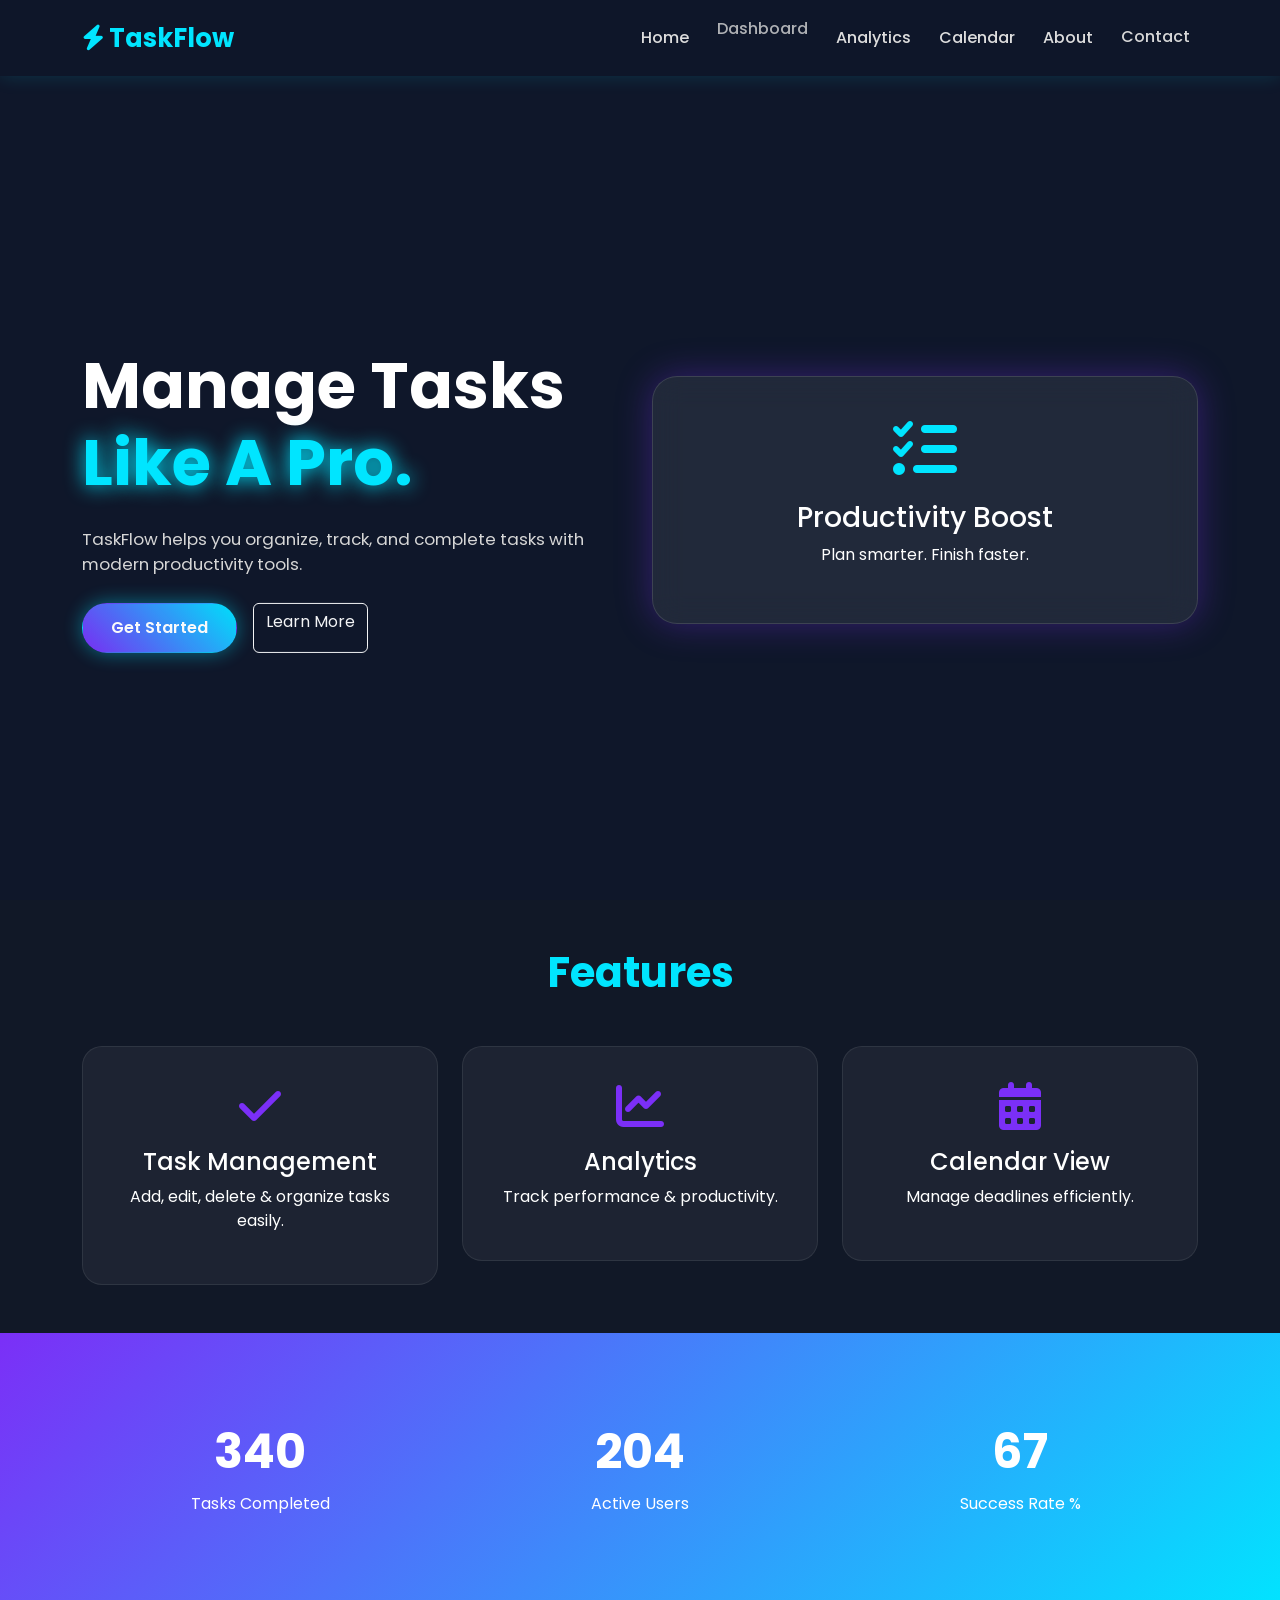
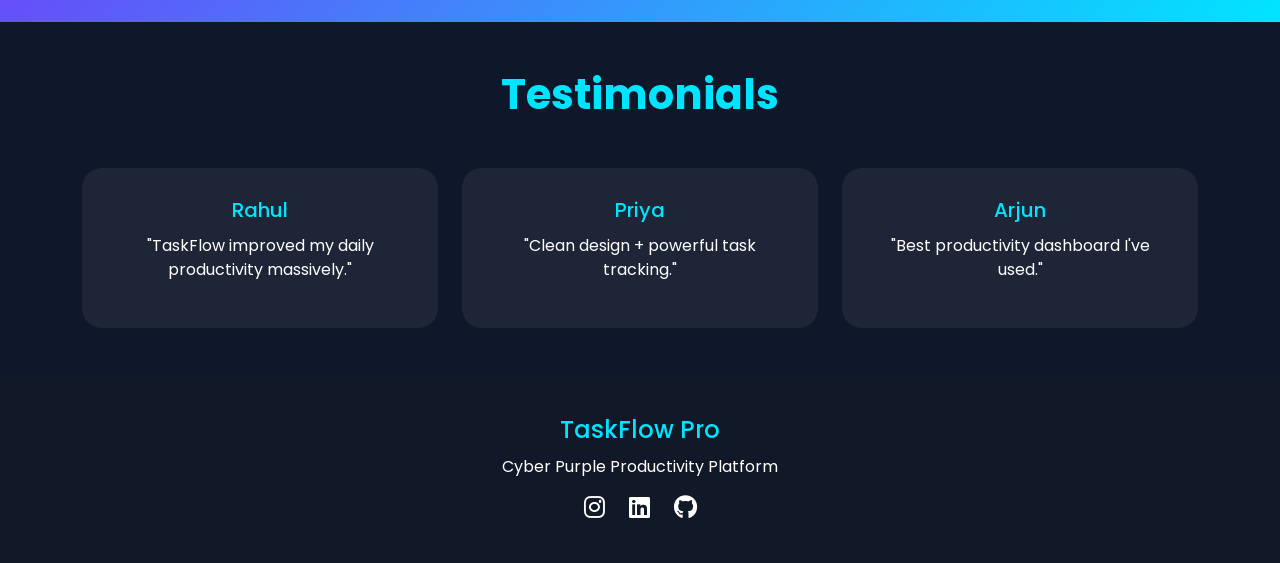
<file: index.html>
<!DOCTYPE html>
<html lang="en">
<head>
<meta charset="UTF-8">
<meta name="viewport" content="width=device-width, initial-scale=1.0">

<title>TaskFlow Pro</title>

<!-- Bootstrap -->
<link href="https://cdn.jsdelivr.net/npm/bootstrap@5.3.3/dist/css/bootstrap.min.css" rel="stylesheet">

<!-- Font Awesome -->
<link rel="stylesheet"
href="https://cdnjs.cloudflare.com/ajax/libs/font-awesome/6.5.2/css/all.min.css">

<!-- AOS Animation -->
<link href="https://unpkg.com/aos@2.3.4/dist/aos.css" rel="stylesheet">

<!-- CSS -->
<link rel="stylesheet" href="css/style.css">

</head>

<body>

<!-- NAVBAR -->

<nav class="navbar navbar-expand-lg navbar-dark fixed-top custom-nav">

<div class="container">

<a class="navbar-brand fw-bold logo" href="#">
<i class="fa-solid fa-bolt"></i> TaskFlow
</a>

<button class="navbar-toggler"
type="button"
data-bs-toggle="collapse"
data-bs-target="#navbarNav">

<span class="navbar-toggler-icon"></span>

</button>

<div class="collapse navbar-collapse" id="navbarNav">

<ul class="navbar-nav ms-auto">

<li class="nav-item">
<a class="nav-link active" href="#">Home</a>
</li>

<li class="nav-item">
<a class="nav-link" href="dashboard.html">Dashboard</a>
</li>

<li class="nav-item">
<a class="nav-link" href="analytics.html">Analytics</a>
</li>

<li class="nav-item">
<a class="nav-link" href="calendar.html">Calendar</a>
</li>

<li class="nav-item">
<a class="nav-link" href="about.html">About</a>
</li>

<li class="nav-item">
<a class="nav-link" href="contact.html">Contact</a>
</li>

</ul>

</div>

</div>

</nav>

<!-- HERO SECTION -->

<section class="hero">

<div class="container">

<div class="row align-items-center">

<div class="col-lg-6" data-aos="fade-right">

<h1 class="hero-title">

Manage Tasks<br>

<span>Like A Pro.</span>

</h1>

<p class="hero-text">

TaskFlow helps you organize, track, and complete tasks with modern productivity tools.

</p>

<div class="hero-buttons">

<a href="dashboard.html"
class="btn btn-neon">

Get Started

</a>

<a href="#features"
class="btn btn-outline-light">

Learn More

</a>

</div>

</div>

<div class="col-lg-6 text-center"
data-aos="fade-left">

<div class="hero-card">

<i class="fa-solid fa-list-check hero-icon"></i>

<h3>Productivity Boost</h3>

<p>Plan smarter. Finish faster.</p>

</div>

</div>

</div>

</div>

</section>

<!-- FEATURES -->

<section id="features" class="features py-5">

<div class="container">

<h2 class="section-title text-center"
data-aos="zoom-in">

Features

</h2>

<div class="row mt-5">

<div class="col-md-4"
data-aos="fade-up">

<div class="feature-card">

<i class="fa-solid fa-check"></i>

<h4>Task Management</h4>

<p>Add, edit, delete & organize tasks easily.</p>

</div>

</div>

<div class="col-md-4"
data-aos="fade-up"
data-aos-delay="200">

<div class="feature-card">

<i class="fa-solid fa-chart-line"></i>

<h4>Analytics</h4>

<p>Track performance & productivity.</p>

</div>

</div>

<div class="col-md-4"
data-aos="fade-up"
data-aos-delay="400">

<div class="feature-card">

<i class="fa-solid fa-calendar-days"></i>

<h4>Calendar View</h4>

<p>Manage deadlines efficiently.</p>

</div>

</div>

</div>

</div>

</section>

<!-- COUNTERS -->

<section class="stats">

<div class="container">

<div class="row text-center">

<div class="col-md-4">

<h2 class="counter" data-target="500">0</h2>

<p>Tasks Completed</p>

</div>

<div class="col-md-4">

<h2 class="counter" data-target="250">0</h2>

<p>Active Users</p>

</div>

<div class="col-md-4">

<h2 class="counter" data-target="99">0</h2>

<p>Success Rate %</p>

</div>

</div>

</div>

</section>

<!-- TESTIMONIALS -->

<section class="testimonials py-5">

<div class="container">

<h2 class="section-title text-center">

Testimonials

</h2>

<div class="row mt-5">

<div class="col-md-4">

<div class="testimonial-card">

<h5>Rahul</h5>

<p>

"TaskFlow improved my daily productivity massively."

</p>

</div>

</div>

<div class="col-md-4">

<div class="testimonial-card">

<h5>Priya</h5>

<p>

"Clean design + powerful task tracking."

</p>

</div>

</div>

<div class="col-md-4">

<div class="testimonial-card">

<h5>Arjun</h5>

<p>

"Best productivity dashboard I've used."

</p>

</div>

</div>

</div>

</div>

</section>

<!-- FOOTER -->

<footer class="footer">

<div class="container text-center">

<h4>TaskFlow Pro</h4>

<p>Cyber Purple Productivity Platform</p>

<div class="socials">

<i class="fab fa-instagram"></i>

<i class="fab fa-linkedin"></i>

<i class="fab fa-github"></i>

</div>

</div>

</footer>

<!-- Bootstrap -->

<script src="https://cdn.jsdelivr.net/npm/bootstrap@5.3.3/dist/js/bootstrap.bundle.min.js"></script>

<!-- GSAP -->

<script src="https://cdnjs.cloudflare.com/ajax/libs/gsap/3.12.5/gsap.min.js"></script>

<!-- AOS -->

<script src="https://unpkg.com/aos@2.3.4/dist/aos.js"></script>

<!-- JS -->

<script src="js/script.js"></script>

</body>
</html>
</file>
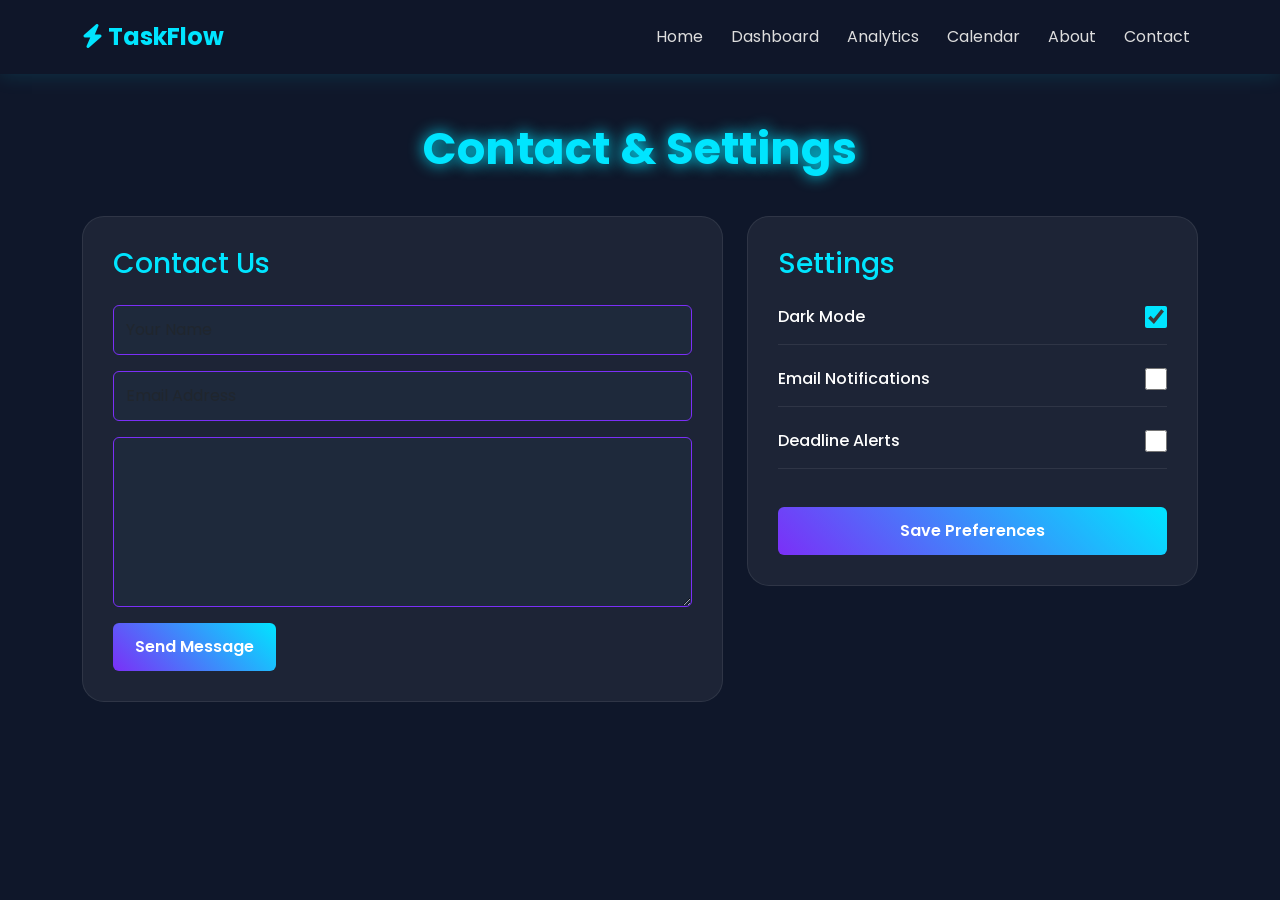
<file: contact.html>
<!DOCTYPE html>
<html lang="en">
<head>

<meta charset="UTF-8">
<meta name="viewport"
content="width=device-width, initial-scale=1.0">

<title>TaskFlow Contact & Settings</title>

<!-- Bootstrap -->

<link
href="https://cdn.jsdelivr.net/npm/bootstrap@5.3.3/dist/css/bootstrap.min.css"
rel="stylesheet">

<!-- Font Awesome -->

<link
rel="stylesheet"
href="https://cdnjs.cloudflare.com/ajax/libs/font-awesome/6.5.2/css/all.min.css">

<!-- CSS -->

<link
rel="stylesheet"
href="css/contact.css">

</head>

<body>

<!-- NAVBAR -->

<nav class="navbar navbar-expand-lg navbar-dark custom-nav">

<div class="container">

<a class="navbar-brand logo"
href="index.html">

<i class="fa-solid fa-bolt"></i>
TaskFlow

</a>

<button
class="navbar-toggler"
data-bs-toggle="collapse"
data-bs-target="#nav">

<span class="navbar-toggler-icon"></span>

</button>

<div
class="collapse navbar-collapse"
id="nav">

<ul class="navbar-nav ms-auto">

<li class="nav-item">
<a class="nav-link"
href="index.html">Home</a>
</li>

<li class="nav-item">
<a class="nav-link"
href="dashboard.html">Dashboard</a>
</li>

<li class="nav-item">
<a class="nav-link"
href="analytics.html">Analytics</a>
</li>

<li class="nav-item">
<a class="nav-link"
href="calendar.html">Calendar</a>
</li>

<li class="nav-item">
<a class="nav-link"
href="about.html">About</a>
</li>

<li class="nav-item">
<a class="nav-link active"
href="#">Contact</a>
</li>

</ul>

</div>

</div>

</nav>

<!-- PAGE -->

<div class="container py-5">

<h1 class="title">

Contact & Settings

</h1>

<div class="row g-4">

<!-- CONTACT FORM -->

<div class="col-lg-7">

<div class="card-box">

<h3>Contact Us</h3>

<form id="contactForm">

<input
type="text"
class="form-control mb-3"
placeholder="Your Name"
required>

<input
type="email"
class="form-control mb-3"
placeholder="Email Address"
required>

<textarea
class="form-control mb-3"
rows="6"
placeholder="Your Message"
required>

</textarea>

<button
type="submit"
class="btn btn-neon">

Send Message

</button>

</form>

</div>

</div>

<!-- SETTINGS -->

<div class="col-lg-5">

<div class="card-box">

<h3>Settings</h3>

<!-- Theme -->

<div class="setting-item">

<label>

Dark Mode

</label>

<input
type="checkbox"
id="themeToggle">

</div>

<!-- Notifications -->

<div class="setting-item">

<label>

Email Notifications

</label>

<input
type="checkbox"
id="emailToggle">

</div>

<div class="setting-item">

<label>

Deadline Alerts

</label>

<input
type="checkbox"
id="alertToggle">

</div>

<button
id="saveSettings"
class="btn btn-neon mt-3 w-100">

Save Preferences

</button>

</div>

</div>

</div>

</div>

<!-- Bootstrap -->

<script src="https://cdn.jsdelivr.net/npm/bootstrap@5.3.3/dist/js/bootstrap.bundle.min.js"></script>

<!-- JS -->

<script src="js/contact.js"></script>

</body>
</html>
</file>
<file: css/style.css>
/* GOOGLE FONT */

@import url('https://fonts.googleapis.com/css2?family=Poppins:wght@300;400;500;600;700&display=swap');

*{
margin:0;
padding:0;
box-sizing:border-box;
font-family:'Poppins',sans-serif;
scroll-behavior:smooth;
}

body{
background:#0f172a;
color:white;
overflow-x:hidden;
}

/* NAVBAR */

.custom-nav{
background:rgba(15,23,42,0.92);
backdrop-filter:blur(12px);
padding:14px 0;
box-shadow:0 0 18px rgba(0,229,255,0.15);
}

.logo{
font-size:1.6rem;
color:#00e5ff !important;
}

.nav-link{
color:#ddd !important;
margin-left:12px;
transition:.3s;
font-weight:500;
}

.nav-link:hover{
color:#00e5ff !important;
text-shadow:0 0 10px #00e5ff;
}

/* HERO */

.hero{
min-height:100vh;
display:flex;
align-items:center;
background:
linear-gradient(rgba(15,23,42,.85),
rgba(15,23,42,.92)),
url('https://images.unsplash.com/photo-1516321318423-f06f85e504b3?q=80&w=1600')
center/cover;
padding-top:100px;
}

.hero-title{
font-size:4rem;
font-weight:700;
line-height:1.2;
}

.hero-title span{
color:#00e5ff;
text-shadow:0 0 20px #00e5ff;
}

.hero-text{
margin:25px 0;
font-size:1.05rem;
color:#d6d6d6;
}

/* BUTTONS */

.btn-neon{
background:linear-gradient(45deg,#7b2ff7,#00e5ff);
color:white;
padding:12px 28px;
border-radius:30px;
font-weight:600;
transition:.35s;
box-shadow:0 0 20px rgba(0,229,255,.45);
}

.btn-neon:hover{
transform:translateY(-4px);
box-shadow:0 0 35px #00e5ff;
color:white;
}

.hero-buttons{
display:flex;
gap:16px;
flex-wrap:wrap;
}

/* HERO CARD */

.hero-card{
background:rgba(255,255,255,.08);
padding:40px;
border-radius:25px;
border:1px solid rgba(255,255,255,.12);
backdrop-filter:blur(15px);
box-shadow:0 0 35px rgba(123,47,247,.35);
animation:float 3s ease-in-out infinite;
}

.hero-icon{
font-size:4rem;
color:#00e5ff;
margin-bottom:20px;
}

/* FLOAT */

@keyframes float{

0%{
transform:translateY(0px);
}

50%{
transform:translateY(-15px);
}

100%{
transform:translateY(0px);
}

}

/* FEATURES */

.features{
background:#111827;
}

.section-title{
font-size:2.6rem;
font-weight:700;
color:#00e5ff;
}

.feature-card{
background:rgba(255,255,255,.05);
padding:35px;
border-radius:20px;
text-align:center;
transition:.35s;
border:1px solid rgba(255,255,255,.08);
}

.feature-card i{
font-size:3rem;
color:#7b2ff7;
margin-bottom:18px;
}

.feature-card:hover{
transform:translateY(-10px);
box-shadow:0 0 30px rgba(0,229,255,.35);
}

/* STATS */

.stats{
padding:90px 0;
background:
linear-gradient(135deg,#7b2ff7,#00e5ff);
text-align:center;
}

.counter{
font-size:3rem;
font-weight:700;
margin-bottom:12px;
}

/* TESTIMONIALS */

.testimonials{
background:#0f172a;
}

.testimonial-card{
background:rgba(255,255,255,.06);
padding:30px;
border-radius:20px;
text-align:center;
transition:.3s;
}

.testimonial-card:hover{
transform:scale(1.05);
box-shadow:0 0 25px rgba(123,47,247,.4);
}

.testimonial-card h5{
color:#00e5ff;
margin-bottom:12px;
}

/* FOOTER */

.footer{
padding:40px 0;
background:#111827;
text-align:center;
}

.footer h4{
color:#00e5ff;
margin-bottom:10px;
}

.socials i{
font-size:1.5rem;
margin:0 10px;
cursor:pointer;
transition:.3s;
}

.socials i:hover{
color:#00e5ff;
transform:scale(1.2);
}

/* RESPONSIVE */

@media(max-width:992px){

.hero{
text-align:center;
}

.hero-title{
font-size:3rem;
}

.hero-buttons{
justify-content:center;
margin-bottom:35px;
}

}

@media(max-width:576px){

.hero-title{
font-size:2.3rem;
}

.section-title{
font-size:2rem;
}

.hero-card{
padding:25px;
}

}
</file>
<file: css/contact.css>
/* GOOGLE FONT */

@import url('https://fonts.googleapis.com/css2?family=Poppins:wght@300;400;500;600;700&display=swap');

*{
margin:0;
padding:0;
box-sizing:border-box;
font-family:'Poppins',sans-serif;
}

body{
background:#0f172a;
color:white;
min-height:100vh;
transition:.35s;
}

/* LIGHT MODE */

body.light-mode{
background:#f4f7ff;
color:#111827;
}

/* NAVBAR */

.custom-nav{
background:rgba(15,23,42,.95);
padding:14px 0;
box-shadow:0 0 20px rgba(0,229,255,.15);
}

.logo{
font-size:1.5rem;
font-weight:700;
color:#00e5ff !important;
}

.nav-link{
color:#ddd !important;
margin-left:12px;
transition:.3s;
}

.nav-link:hover{
color:#00e5ff !important;
}

/* TITLE */

.title{
text-align:center;
font-size:2.8rem;
font-weight:700;
margin-bottom:40px;
color:#00e5ff;
text-shadow:0 0 15px #00e5ff;
}

/* CARD */

.card-box{

background:
rgba(255,255,255,.06);

padding:30px;

border-radius:22px;

border:
1px solid rgba(255,255,255,.08);

}

.card-box h3{

margin-bottom:25px;

color:#00e5ff;

}

/* FORM */

.form-control{

background:#1e293b;

border:
1px solid #7b2ff7;

color:white;

padding:12px;

}

.form-control:focus{

background:#1e293b;

color:white;

box-shadow:
0 0 18px rgba(0,229,255,.35);

border-color:#00e5ff;

}

/* BUTTON */

.btn-neon{

background:
linear-gradient(
45deg,
#7b2ff7,
#00e5ff
);

border:none;

padding:12px 22px;

font-weight:600;

color:white;

transition:.35s;

}

.btn-neon:hover{

transform:translateY(-3px);

box-shadow:
0 0 25px rgba(0,229,255,.35);

color:white;

}

/* SETTINGS */

.setting-item{

display:flex;

justify-content:space-between;

align-items:center;

margin-bottom:22px;

padding-bottom:15px;

border-bottom:
1px solid rgba(255,255,255,.08);

}

.setting-item label{

font-weight:500;

}

/* TOGGLE */

input[type="checkbox"]{

width:22px;

height:22px;

accent-color:#00e5ff;

cursor:pointer;

}

/* LIGHT MODE CARD */

.light-mode .card-box{

background:#ffffff;

box-shadow:
0 0 18px rgba(0,0,0,.08);

}

.light-mode .form-control{

background:#ffffff;

color:#111827;

border:
1px solid #ccc;

}

.light-mode .form-control:focus{

background:#ffffff;

color:#111827;

}

/* RESPONSIVE */

@media(max-width:768px){

.title{

font-size:2rem;

}

.card-box{

padding:22px;

}

}
</file>
